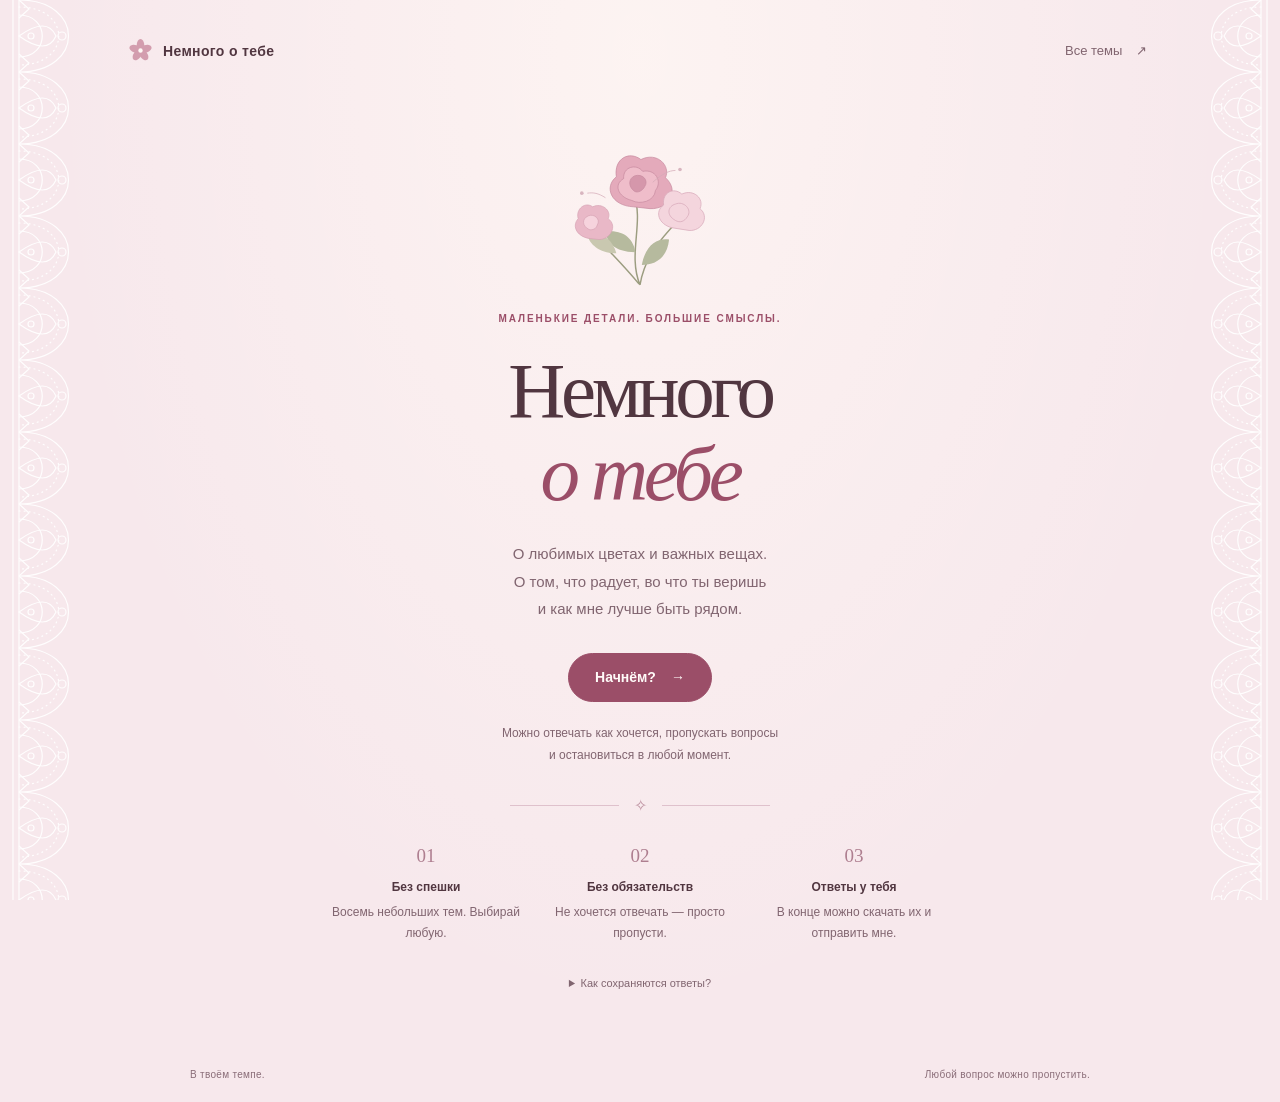
<file: index.html>
<!doctype html>
<html lang="ru">
<head>
  <meta charset="utf-8">
  <meta name="viewport" content="width=device-width, initial-scale=1">
  <meta name="theme-color" content="#f7e8ec">
  <meta name="robots" content="noindex,nofollow">
  <meta name="description" content="Немного вопросов о тебе. В своём темпе, с возможностью пропустить любой вопрос.">
  <title>Немного о тебе</title>
  <link rel="icon" href="assets/flower.svg" type="image/svg+xml">
  <link rel="stylesheet" href="styles.css">
  <script src="questions.js" defer></script>
  <script src="app.js" defer></script>
</head>
<body>
  <div class="lace lace-left" aria-hidden="true"></div>
  <div class="lace lace-right" aria-hidden="true"></div>
  <header class="site-header">
    <a class="wordmark" href="#" data-action="home"><img src="assets/flower.svg" alt="" width="25" height="25"> Немного о тебе</a>
    <button class="quiet" data-action="topics">Все темы <span aria-hidden="true">↗</span></button>
  </header>
  <main id="app"></main>
  <footer class="site-footer"><span>В твоём темпе.</span><span>Любой вопрос можно пропустить.</span></footer>
  <div id="notice" class="toast" role="status" aria-live="polite"></div>
  <dialog id="copy-dialog"><form method="dialog"><button class="quiet dialog-close" aria-label="Закрыть">Закрыть ×</button></form><h2>Твои ответы</h2><p>Скопируй этот текст и отправь его в личном сообщении.</p><textarea id="copy-output" readonly aria-label="Текст результатов"></textarea><button class="button" id="select-copy">Выделить весь текст</button></dialog>
  <dialog id="reset-dialog"><h2>Начать заново?</h2><p>Ответы, сохранённые в этом браузере, будут удалены. Скачанный файл останется у тебя.</p><div class="button-row"><button class="button" data-action="cancel-reset">Оставить ответы</button><button class="button secondary" data-action="confirm-reset">Удалить и начать</button></div></dialog>
  <noscript><p class="noscript">Для вопросов и сохранения ответов нужно включить JavaScript в браузере.</p></noscript>
</body>
</html>
</file>
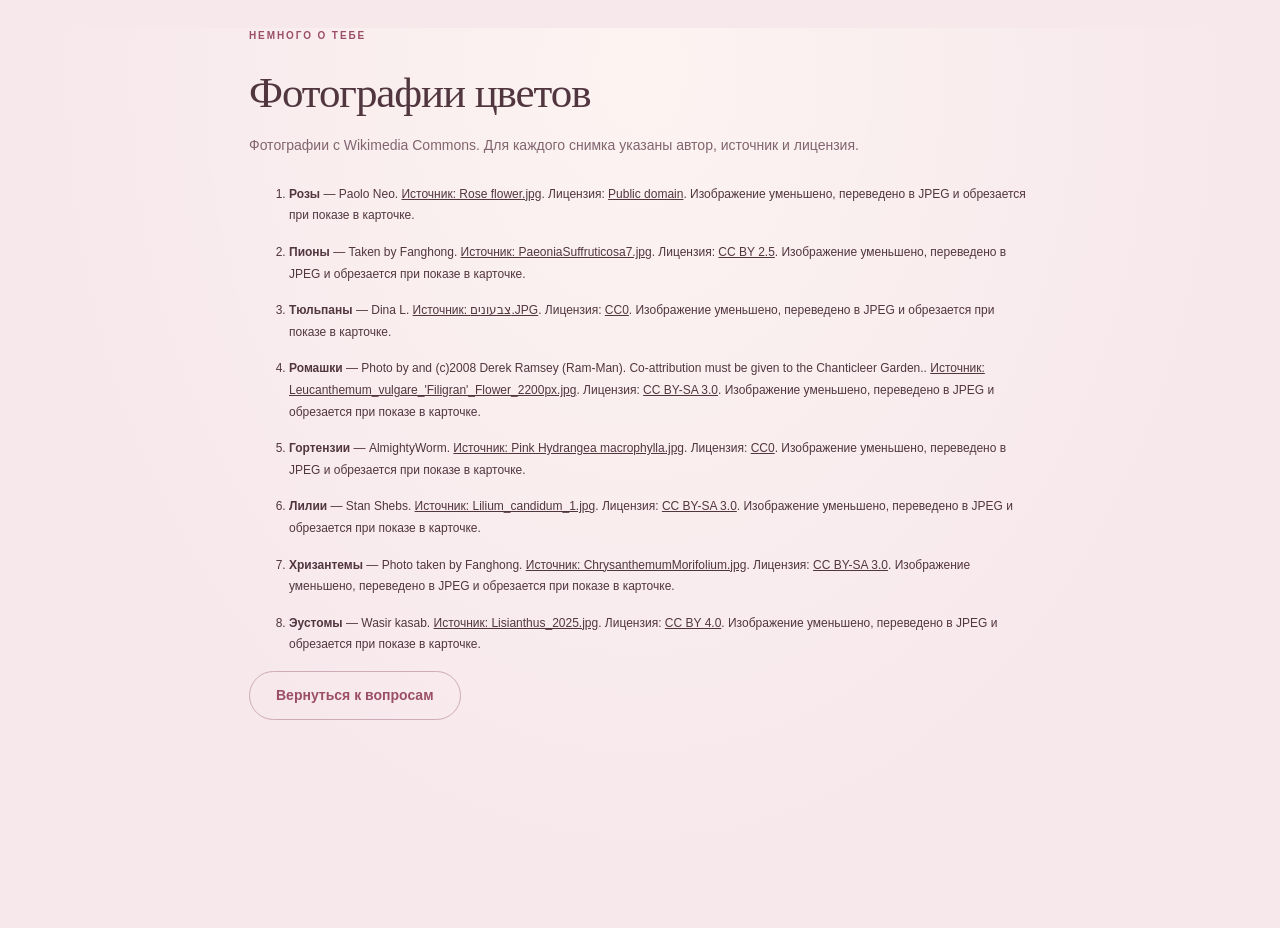
<file: credits.html>
<!doctype html><html lang="ru"><head><meta charset="utf-8"><meta name="viewport" content="width=device-width,initial-scale=1"><meta name="robots" content="noindex,nofollow"><title>Источники фотографий</title><link rel="stylesheet" href="styles.css"></head><body><main><p class="eyebrow">Немного о тебе</p><h1 class="screen-heading">Фотографии цветов</h1><p class="screen-copy">Фотографии с Wikimedia Commons. Для каждого снимка указаны автор, источник и лицензия.</p><ol class="credits"><li><strong>Розы</strong> — Paolo Neo. <a href="https://commons.wikimedia.org/wiki/File:Rose_flower.jpg">Источник: Rose flower.jpg</a>. Лицензия: <a href="https://commons.wikimedia.org/wiki/File:Rose_flower.jpg">Public domain</a>. Изображение уменьшено, переведено в JPEG и обрезается при показе в карточке.</li><li><strong>Пионы</strong> — Taken by Fanghong. <a href="https://commons.wikimedia.org/wiki/File:PaeoniaSuffruticosa7.jpg">Источник: PaeoniaSuffruticosa7.jpg</a>. Лицензия: <a href="https://creativecommons.org/licenses/by/2.5">CC BY 2.5</a>. Изображение уменьшено, переведено в JPEG и обрезается при показе в карточке.</li><li><strong>Тюльпаны</strong> — Dina L. <a href="https://commons.wikimedia.org/wiki/File:%D7%A6%D7%91%D7%A2%D7%95%D7%A0%D7%99%D7%9D.JPG">Источник: צבעונים.JPG</a>. Лицензия: <a href="http://creativecommons.org/publicdomain/zero/1.0/deed.en">CC0</a>. Изображение уменьшено, переведено в JPEG и обрезается при показе в карточке.</li><li><strong>Ромашки</strong> — Photo by and (c)2008 Derek Ramsey (Ram-Man).  Co-attribution must be given to the Chanticleer Garden.. <a href="https://commons.wikimedia.org/wiki/File:Leucanthemum_vulgare_%27Filigran%27_Flower_2200px.jpg">Источник: Leucanthemum_vulgare_&#x27;Filigran&#x27;_Flower_2200px.jpg</a>. Лицензия: <a href="http://creativecommons.org/licenses/by-sa/3.0/">CC BY-SA 3.0</a>. Изображение уменьшено, переведено в JPEG и обрезается при показе в карточке.</li><li><strong>Гортензии</strong> — AlmightyWorm. <a href="https://commons.wikimedia.org/wiki/File:Pink_Hydrangea_macrophylla.jpg">Источник: Pink Hydrangea macrophylla.jpg</a>. Лицензия: <a href="http://creativecommons.org/publicdomain/zero/1.0/deed.en">CC0</a>. Изображение уменьшено, переведено в JPEG и обрезается при показе в карточке.</li><li><strong>Лилии</strong> — Stan Shebs. <a href="https://commons.wikimedia.org/wiki/File:Lilium_candidum_1.jpg">Источник: Lilium_candidum_1.jpg</a>. Лицензия: <a href="https://creativecommons.org/licenses/by-sa/3.0">CC BY-SA 3.0</a>. Изображение уменьшено, переведено в JPEG и обрезается при показе в карточке.</li><li><strong>Хризантемы</strong> — Photo taken by Fanghong. <a href="https://commons.wikimedia.org/wiki/File:ChrysanthemumMorifolium.jpg">Источник: ChrysanthemumMorifolium.jpg</a>. Лицензия: <a href="http://creativecommons.org/licenses/by-sa/3.0/">CC BY-SA 3.0</a>. Изображение уменьшено, переведено в JPEG и обрезается при показе в карточке.</li><li><strong>Эустомы</strong> — Wasir kasab. <a href="https://commons.wikimedia.org/wiki/File:Lisianthus_2025.jpg">Источник: Lisianthus_2025.jpg</a>. Лицензия: <a href="https://creativecommons.org/licenses/by/4.0">CC BY 4.0</a>. Изображение уменьшено, переведено в JPEG и обрезается при показе в карточке.</li></ol><a class="button secondary" href="./">Вернуться к вопросам</a></main></body></html>
</file>
<file: styles.css>
:root{color-scheme:light;--bg:#f7e8ec;--paper:#fffaf8;--ink:#513640;--muted:#816570;--rose:#9b4e68;--line:#ead4dc;--soft:#f3e2e8;font-family:Inter,"Segoe UI",Arial,sans-serif;font-size:16px;color:var(--ink);background:var(--bg)}
*{box-sizing:border-box}body{margin:0;min-width:320px;min-height:100svh;background:radial-gradient(ellipse at 50% 5%,#fff8f4b8,transparent 65%),var(--bg)}button,textarea,input{font:inherit}button,a{-webkit-tap-highlight-color:transparent}button{cursor:pointer}a{color:inherit}button{color:inherit}button:focus-visible,a:focus-visible,textarea:focus-visible,summary:focus-visible{outline:3px solid #9b4e68;outline-offset:4px}button:disabled{opacity:.45;cursor:default}button{touch-action:manipulation}::selection{background:#e7bbc9}.lace{position:fixed;top:0;bottom:0;width:72px;background:url('assets/lace.svg') repeat-y left top;pointer-events:none;opacity:.9;z-index:-0}.lace-left{left:10px}.lace-right{right:10px;transform:scaleX(-1)}.site-header{max-width:1140px;padding:32px 58px 20px;margin:auto;display:flex;align-items:center;justify-content:space-between;gap:15px;position:relative}.wordmark{display:flex;align-items:center;gap:10px;text-decoration:none;font-size:14px;font-weight:600;letter-spacing:.025em}.wordmark img{opacity:.85}.quiet{border:0;background:none;padding:11px 5px;font-size:13px;color:var(--muted);text-decoration:none}.quiet:hover{color:var(--rose);text-decoration:underline;text-underline-offset:4px}.quiet span{margin-left:10px}main{position:relative;max-width:850px;margin:28px auto 0;padding:0 34px;min-height:calc(100svh - 190px)}.eyebrow{text-transform:uppercase;letter-spacing:.19em;font-size:10px;font-weight:650;color:var(--rose);line-height:1.6;margin:0 0 23px}.hero{text-align:center;padding:20px 0 28px}.hero-art{width:180px;height:139px;margin:0 auto 16px;display:block;overflow:visible}.hero h1{font-family:Georgia,"Times New Roman",serif;font-weight:400;letter-spacing:-.055em;line-height:1.05;font-size:clamp(48px,7.2vw,79px);margin:0 0 24px}.hero h1 em{font-weight:400;color:var(--rose)}.lead{font-size:15px;line-height:1.85;max-width:430px;margin:0 auto 26px;color:var(--muted)}.button{min-height:48px;border:1px solid var(--rose);border-radius:99px;background:var(--rose);color:#fffaf8;padding:14px 26px;font-size:14px;font-weight:550;line-height:1.35;display:inline-flex;align-items:center;justify-content:center;gap:15px;text-decoration:none;transition:background .15s,transform .15s}.button:hover{background:#853c55;border-color:#853c55}.button:active{transform:translateY(1px)}.button.secondary{background:transparent;color:var(--rose);border-color:#ceabb9}.button.secondary:hover{background:#f4e2e8}.button-row{display:flex;justify-content:center;gap:12px;flex-wrap:wrap}.fine{font-size:12px;line-height:1.8;color:var(--muted)}.hero .fine{margin:21px auto 0;max-width:420px}.divider{display:flex;align-items:center;gap:15px;max-width:260px;margin:30px auto;color:#bd91a0;font-family:Georgia,serif}.divider:before,.divider:after{content:"";height:1px;flex:1;background:#dfc1cc}.intro-notes{display:grid;grid-template-columns:repeat(3,1fr);max-width:620px;margin:25px auto 0;gap:22px;padding:0}.intro-notes p{font-size:12px;line-height:1.7;color:var(--muted);margin:7px 0}.intro-notes strong{font-size:12px;font-weight:600}.note-number{font-family:Georgia,serif;font-size:19px;color:#ae7f90;margin-bottom:10px}.site-footer{display:flex;justify-content:space-between;max-width:1000px;gap:20px;margin:25px auto 0;padding:22px 50px;color:#8a6d78;font-size:10px;letter-spacing:.03em}.screen{animation:arrive .3s ease-out}.screen-heading{font-family:Georgia,"Times New Roman",serif;font-size:clamp(30px,5vw,43px);font-weight:400;line-height:1.2;letter-spacing:-.025em;margin:0 0 14px;outline:none}.screen-copy{font-size:14px;line-height:1.8;color:var(--muted);margin:0 0 26px}.topics-head{margin:20px 0 30px}.topic-grid{display:grid;grid-template-columns:1fr 1fr;gap:12px}.topic-card{border:1px solid #e5cbd5;background:#fffaf877;border-radius:15px;text-align:left;padding:20px;display:flex;gap:16px;align-items:flex-start;min-height:119px}.topic-card:hover{background:var(--paper);border-color:#c795a7}.topic-card .number{font-family:Georgia,serif;color:#b38697;font-size:22px}.topic-card strong{font-family:Georgia,serif;font-size:20px;font-weight:400;line-height:1.2;display:block;margin:1px 0 7px}.topic-card small{display:block;font-size:11px;color:var(--muted);line-height:1.6}.topic-status{margin-top:10px}.section-bottom{text-align:center;padding:22px 0}.question-top{display:flex;justify-content:space-between;gap:16px;font-size:11px;color:var(--muted);margin-bottom:14px;line-height:1.5}.progress-track{height:3px;background:#e7ccd6;border-radius:8px;margin-bottom:24px}.progress-track span{display:block;height:100%;background:#b97a91;border-radius:8px}.question-paper{border:1px solid #fff;background:linear-gradient(145deg,#fffdfbdb,#fff8f8b8);border-radius:21px;padding:34px 38px 27px;box-shadow:0 14px 50px #8c4e6710}.question-paper .screen-heading{font-size:clamp(27px,4.5vw,36px);line-height:1.26;max-width:650px}.question-paper .screen-copy{font-size:13px;margin-bottom:22px}.options{display:grid;gap:9px;grid-template-columns:1fr 1fr;margin:21px 0}.option{border:1px solid #e5d2da;border-radius:11px;background:#fffaf8;padding:14px 15px;min-height:51px;display:flex;align-items:center;gap:11px;text-align:left;font-size:13px;line-height:1.45}.option:before{content:"";width:17px;height:17px;border:1px solid #cfafbd;border-radius:5px;flex:none;background:#fff}.single .option:before{border-radius:50%}.option[aria-pressed=true]{border-color:#aa647e;background:#f5e5ec}.option[aria-pressed=true]:before{background:var(--rose);border-color:var(--rose);box-shadow:inset 0 0 0 4px #f5e5ec}.option:hover{border-color:#bb8a9e}.answer-label{display:block;font-size:12px;color:var(--muted);margin:22px 0 9px}.answer-input{width:100%;display:block;border:1px solid #debdcb;background:#fffdfc;border-radius:12px;padding:15px 17px;color:var(--ink);resize:vertical;line-height:1.7;font-size:14px;min-height:105px}.answer-input::placeholder{color:#a0848e}.answer-input.large{min-height:165px}.question-actions{display:flex;align-items:center;justify-content:space-between;gap:10px;margin-top:25px;border-top:1px solid var(--line);padding-top:20px}.skip-actions{display:flex;justify-content:center;gap:22px;margin:12px 0 0}.skip-actions .quiet{font-size:12px}.question-outside{display:flex;justify-content:space-between;gap:15px;margin:10px 3px}.question-outside .quiet{font-size:11px}.flowers-toggle{display:flex;gap:8px;flex-wrap:wrap;margin-top:18px}.flowers-toggle button{border:1px solid #d7b8c6;border-radius:25px;padding:10px 14px;font-size:11px;background:transparent}.flowers-toggle button[aria-pressed=true]{background:#ecd2dd;border-color:#be8b9f}.flower-grid{display:grid;grid-template-columns:repeat(4,1fr);gap:10px;margin-top:18px}.flower-card{padding:0;display:block;overflow:hidden;border:1px solid #e1c8d3;border-radius:12px;background:var(--paper);position:relative}.flower-card img{width:100%;height:120px;object-fit:cover;display:block}.flower-card .flower-name{display:flex;align-items:center;justify-content:space-between;padding:11px 10px;font-size:12px}.flower-card[aria-pressed=true]{border:2px solid var(--rose);background:#efdae3}.flower-card[aria-pressed=true] .flower-name:after{content:'✓';color:var(--rose)}.photo-note{font-size:10px;color:var(--muted);line-height:1.6;margin:12px 0}.photo-note a{text-underline-offset:3px}.color-grid{display:grid;grid-template-columns:repeat(4,1fr);gap:11px;margin:24px 0}.color-option{display:flex;align-items:center;flex-direction:column;gap:9px;border:1px solid transparent;background:transparent;border-radius:12px;padding:9px 4px;font-size:10px;line-height:1.4;text-align:center}.color-option .swatch{width:44px;height:44px;border-radius:50%;background:var(--swatch);border:1px solid #00000013;box-shadow:0 3px 6px #60414b0d;display:grid;place-items:center}.color-option[aria-pressed=true]{border-color:#b3738c;background:#f1dce5}.color-option[aria-pressed=true] .swatch:after{content:'✓';background:#fffaf8;color:var(--rose);width:22px;height:22px;border-radius:50%;display:grid;place-items:center}.center-screen{text-align:center;max-width:610px;margin:45px auto 0;padding:25px 10px}.center-screen .screen-copy{max-width:430px;margin:0 auto 28px}.checkpoint-number{font-family:Georgia,serif;font-size:75px;font-style:italic;color:#c38ea2;line-height:1;margin:0 0 28px}.center-screen .button-row{flex-direction:column;align-items:center}.center-screen .button{min-width:230px}.finish-card{margin:28px 0 16px;background:#fffaf8b3;border:1px solid white;border-radius:18px;padding:25px}.finish-card h2{font-family:Georgia,serif;font-size:25px;font-weight:400;margin:0 0 12px}.finish-card p{font-size:13px;line-height:1.8;color:var(--muted)}.finish-card .button-row{justify-content:flex-start}.finish-intro{margin:20px 0 28px}.finish-stats{display:flex;gap:16px;flex-wrap:wrap;font-size:12px;color:var(--muted);margin:15px 0 25px}.finish-stats span{padding:8px 12px;border:1px solid #dfbfce;border-radius:20px}.poem-screen{max-width:660px;margin:10px auto 0;text-align:center;padding:25px 12px}.poem-screen .eyebrow{margin-bottom:26px}.poem{font-family:Georgia,"Times New Roman",serif;font-size:clamp(15px,2.65vw,22px);line-height:1.95;letter-spacing:-.025em;margin:25px 0 32px}.poem p{margin:0 0 23px}.poem-screen .screen-heading{font-style:italic;font-size:49px}.poem-screen .fine{margin:22px 0}.toast{position:fixed;bottom:25px;left:50%;transform:translateX(-50%);background:#513640;color:white;box-shadow:0 5px 25px #51364020;border-radius:14px;padding:13px 20px;max-width:min(90vw,500px);font-size:12px;line-height:1.5;z-index:5;display:none}.toast.visible{display:block}dialog{max-width:620px;width:calc(100% - 32px);border:1px solid #dfbdcc;border-radius:18px;background:var(--paper);color:var(--ink);padding:27px}dialog::backdrop{background:#51364066;backdrop-filter:blur(4px)}dialog h2{font-family:Georgia,serif;font-size:29px;font-weight:400}dialog p{font-size:13px;line-height:1.7;color:var(--muted)}.dialog-close{float:right}#copy-output{width:100%;height:270px;padding:14px;border:1px solid #d6b6c4;border-radius:10px;line-height:1.6;font-size:12px;margin-bottom:15px}.noscript{max-width:600px;margin:30px auto;padding:25px}details{font-size:11px;color:var(--muted);line-height:1.8;margin-top:24px}summary{cursor:pointer}details a{text-underline-offset:3px}.storage-warning{border:1px solid #bd8296;border-radius:12px;padding:12px 15px;font-size:12px;line-height:1.6;background:#fffaf8;margin:0 0 20px}.saved-answer{font-size:11px;color:var(--rose);margin:0 0 15px}.credits{font-size:12px;line-height:1.8}.credits li{margin:15px 0;overflow-wrap:anywhere}@keyframes arrive{from{opacity:0;transform:translateY(7px)}to{opacity:1;transform:translateY(0)}}@media(min-width:1100px){.hero{padding-top:28px}.hero-art{width:200px;height:150px}.hero .lead{margin-bottom:30px}}@media(max-width:600px){.lace{width:43px;background-size:43px 86px;opacity:.7}.lace-left{left:-8px}.lace-right{right:-8px}.site-header{padding:20px 26px 10px}.wordmark{font-size:12px;gap:7px}.wordmark img{width:20px;height:20px}.site-header .quiet{font-size:11px}main{padding:0 25px;margin-top:18px;min-height:calc(100svh - 160px)}.hero{padding-top:12px}.hero-art{width:145px;height:115px}.hero h1{font-size:58px}.lead{font-size:14px;max-width:310px}.intro-notes{gap:14px}.intro-notes strong,.intro-notes p{font-size:10px}.intro-notes p{line-height:1.65}.site-footer{padding:20px 26px;font-size:9px;margin-top:12px;gap:10px}.topic-grid{grid-template-columns:1fr}.topic-card{min-height:105px;padding:17px}.question-paper{padding:25px 20px 19px;border-radius:16px}.question-paper .screen-heading{font-size:28px}.question-paper .screen-copy{font-size:12px}.options{grid-template-columns:1fr;gap:8px}.option{font-size:13px;padding:13px 12px}.question-actions .button{padding:13px 22px;font-size:13px}.question-top{font-size:10px}.flower-grid{grid-template-columns:repeat(2,1fr)}.flower-card img{height:132px}.color-grid{gap:4px}.color-option{font-size:9px;padding:8px 2px}.color-option .swatch{width:38px;height:38px}.center-screen{margin-top:20px}.center-screen .screen-heading{font-size:35px}.finish-card{padding:21px 18px}.finish-card .button{width:100%}.poem-screen{padding:18px 0}.poem{font-size:clamp(13px,3.6vw,20px);line-height:2}.poem-screen .screen-heading{font-size:43px}.skip-actions{gap:20px}.question-outside{gap:5px}.question-outside .quiet{font-size:10px}.button-row{gap:9px}.hero .button-row .button{min-width:220px}}
@media(prefers-reduced-motion:reduce){*,*:before,*:after{animation:none!important;transition:none!important;scroll-behavior:auto!important}}
h1[tabindex="-1"]{outline:none}
</file>
